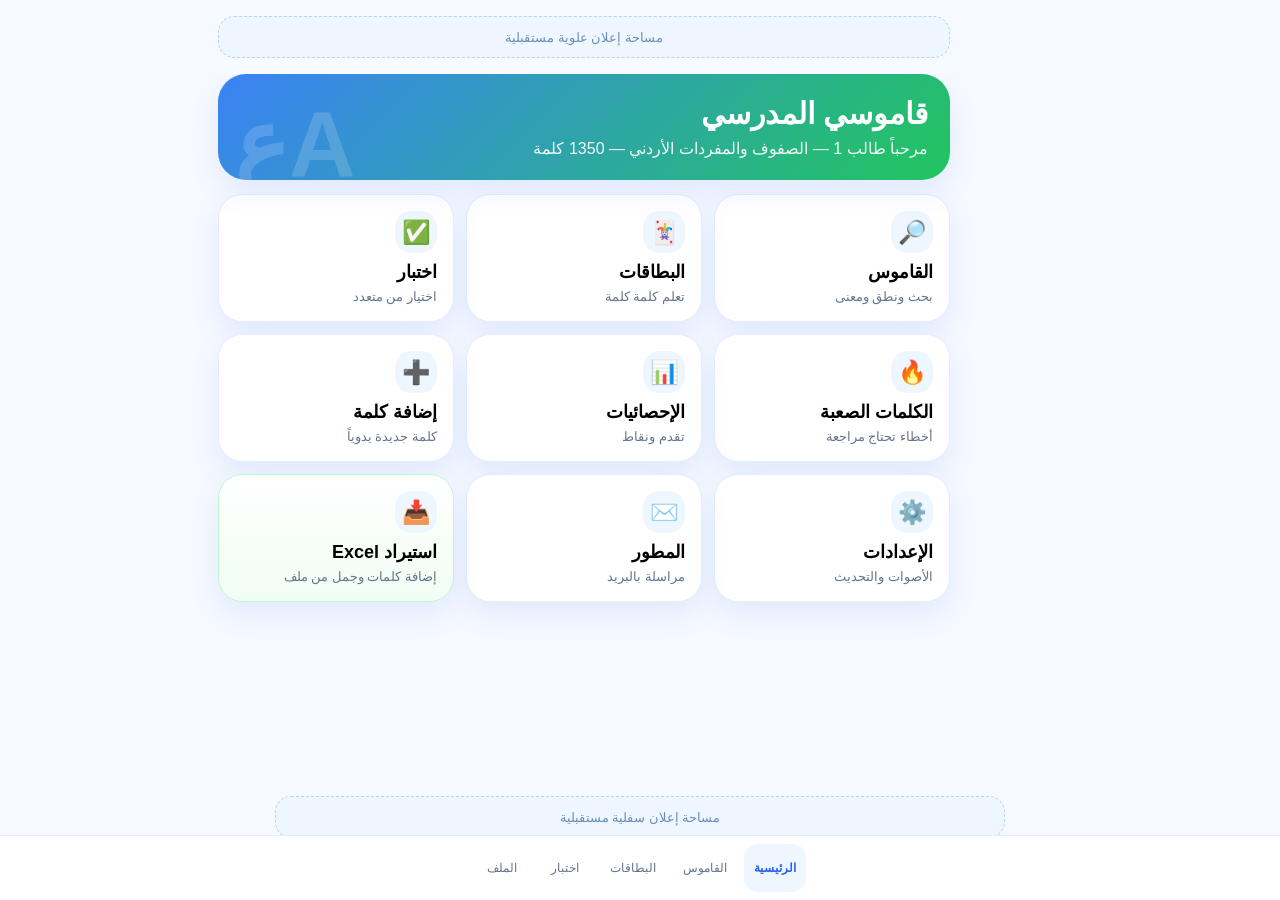
<file: index.html>
<!doctype html>
<html lang="ar" dir="rtl">
<head>
  <meta charset="utf-8" />
  <meta name="viewport" content="width=device-width, initial-scale=1, viewport-fit=cover" />
  <meta name="theme-color" content="#0ea5e9" />
  <meta name="apple-mobile-web-app-capable" content="yes" />
  <meta name="apple-mobile-web-app-status-bar-style" content="default" />
  <meta name="apple-mobile-web-app-title" content="Easy English AI" />
  <meta name="mobile-web-app-capable" content="yes" />
  <link rel="manifest" href="manifest.webmanifest?v=350" />
  <link rel="apple-touch-icon" href="icons/icon-192.svg" />
  <link rel="stylesheet" href="styles.css?v=18" />
  <link rel="stylesheet" href="excel-import.css?v=18" />
  <link rel="stylesheet" href="backup-tools.css?v=18" />
  <link rel="stylesheet" href="jordan-pwa.css?v=18" />
  <link rel="stylesheet" href="easy-english-v344.css?v=344" />
  <link rel="stylesheet" href="easy-english-v345-patch.css?v=350" />
  <title>Easy English AI</title>
  <script>
    try {
      document.title = 'Easy English AI';
      localStorage.setItem('easy_english_ai_prep_v344', '1');
    } catch (_) {}
  </script>
</head>
<body>
  <div id="app"></div>
  <script src="app.js?v=18"></script>
  <script src="v2-learning.js?v=18"></script>
  <script src="excel-import-v14.js?v=18"></script>
  <script src="backup-tools.js?v=18"></script>
  <script src="import-refresh.js?v=18"></script>
  <script src="ios-fixes.js?v=18"></script>
  <script src="sentence-display-v15.js?v=18"></script>
  <script src="jordan-pwa.js?v=350"></script>
  <script src="easy-english-v344.js?v=344"></script>
  <script src="easy-english-v345-patch.js?v=350"></script>
  <script>
    if ('serviceWorker' in navigator) {
      window.addEventListener('load', () => {
        navigator.serviceWorker.register('./sw.js?v=350', { scope: './' }).catch(() => {});
      }, { once: true });
    }
  </script>
</body>
</html>
</file>
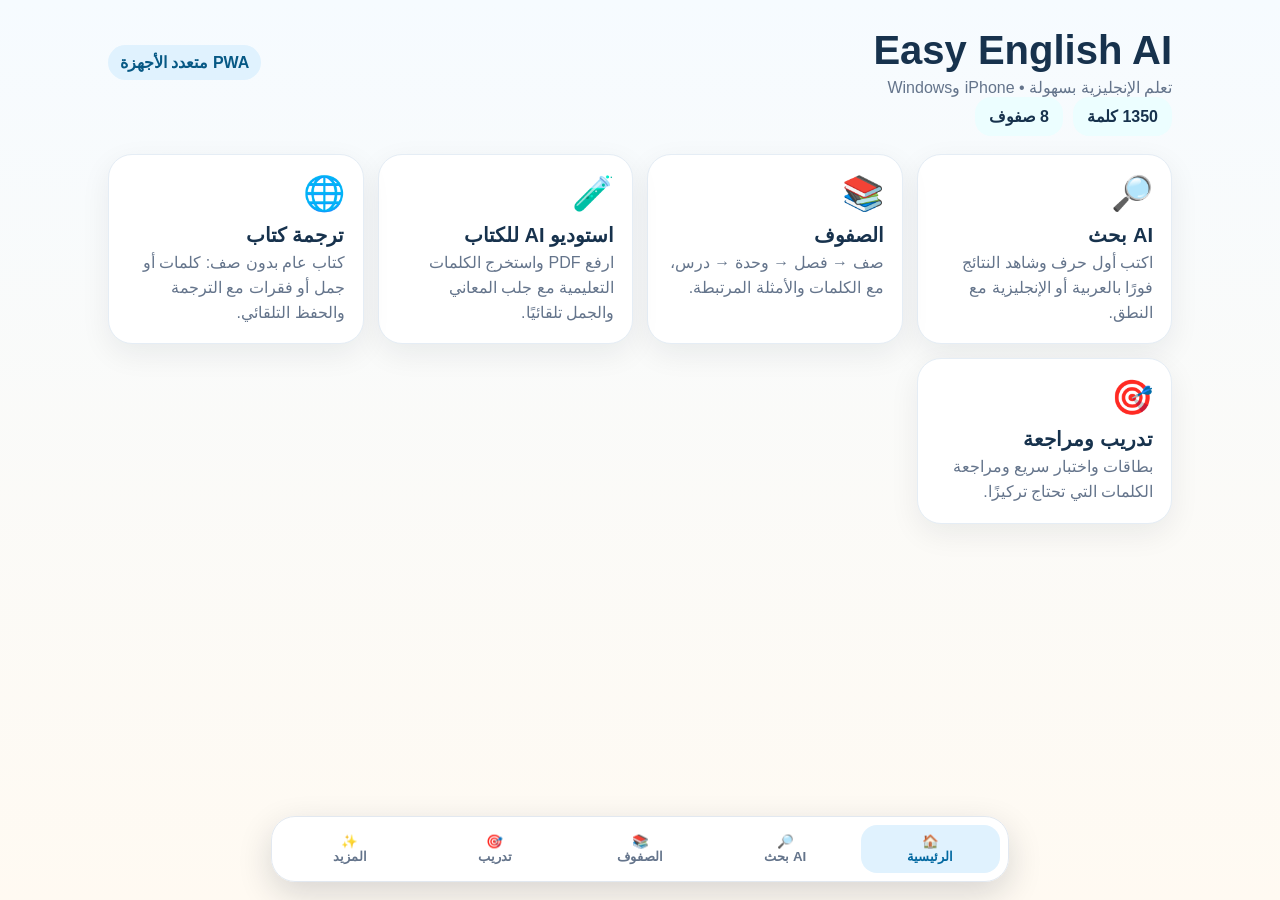
<file: jordan/index.html>
<!doctype html>
<html lang="ar" dir="rtl">
<head>
  <meta charset="utf-8" />
  <meta name="viewport" content="width=device-width, initial-scale=1, viewport-fit=cover" />
  <meta name="theme-color" content="#0ea5e9" />
  <meta name="apple-mobile-web-app-capable" content="yes" />
  <meta name="apple-mobile-web-app-status-bar-style" content="default" />
  <meta name="apple-mobile-web-app-title" content="Easy English AI" />
  <meta name="mobile-web-app-capable" content="yes" />
  <link rel="manifest" href="manifest.webmanifest?v=358" />
  <link rel="apple-touch-icon" href="icons/icon-192.svg" />
  <link rel="stylesheet" href="jordan-pwa.css?v=358" />
  <link rel="stylesheet" href="easy-english-v345-patch.css?v=358" />
  <title>Easy English AI</title>
</head>
<body>
  <div id="app"></div>

  <!-- v354: one application runtime with native iPhone-friendly PDF processing and book translation. -->
  <script src="jordan-pwa.js?v=358"></script>

  <script>
    if ('serviceWorker' in navigator) {
      window.addEventListener('load', async () => {
        try {
          const reg = await navigator.serviceWorker.register('./sw.js?v=358-camera-ocr-autosave-1', {
            scope: './',
            updateViaCache: 'none'
          });
          await reg.update();
          const target = reg.installing || reg.waiting || reg.active;
          if (target) target.postMessage('CLEAR_OLD_CACHES');
        } catch (_) {}
      }, { once: true });
    }
  </script>
</body>
</html>
</file>
<file: styles.css>
:root{--blue:#3b82f6;--blue2:#2563eb;--bg:#f7fbff;--card:#fff;--text:#172033;--muted:#65758b;--green:#16a34a;--red:#ef4444;--amber:#f59e0b;--line:#e5edf7;--shadow:0 12px 30px rgba(37,99,235,.10)}
*{box-sizing:border-box}body{margin:0;font-family:system-ui,-apple-system,"Segoe UI",Tahoma,Arial,sans-serif;background:linear-gradient(180deg,#eaf4ff 0,#f7fbff 38%,#fff 100%);color:var(--text);min-height:100vh}button,input,select{font:inherit}.wrap{max-width:760px;margin:auto;min-height:100vh;padding:env(safe-area-inset-top) 14px calc(80px + env(safe-area-inset-bottom))}.top{position:sticky;top:0;z-index:5;background:rgba(247,251,255,.88);backdrop-filter:blur(12px);padding:10px 0}.ad{height:42px;border:1px dashed #b8d3f5;background:#eef7ff;border-radius:16px;display:flex;align-items:center;justify-content:center;color:#6b8db9;font-size:13px;margin:6px 0}.hero{background:linear-gradient(135deg,#3b82f6,#22c55e);color:#fff;border-radius:28px;padding:22px;box-shadow:var(--shadow);position:relative;overflow:hidden}.hero:after{content:"Aع";position:absolute;left:16px;bottom:-18px;font-size:92px;font-weight:900;opacity:.16}.hero h1{margin:0;font-size:30px}.hero p{margin:8px 0 0;opacity:.92}.grid{display:grid;grid-template-columns:1fr 1fr;gap:12px;margin-top:14px}.tile,.card{background:var(--card);border:1px solid var(--line);border-radius:24px;padding:16px;box-shadow:var(--shadow)}.tile{min-height:105px;text-align:right}.tile b{display:block;font-size:18px;margin:8px 0 4px}.tile span,.muted{color:var(--muted);font-size:13px}.ico{width:42px;height:42px;border-radius:16px;background:#eef7ff;display:flex;align-items:center;justify-content:center;font-size:23px}.btn{border:0;border-radius:18px;padding:13px 16px;background:var(--blue);color:#fff;font-weight:800;box-shadow:0 8px 16px rgba(59,130,246,.18)}.btn.alt{background:#eef7ff;color:#2563eb;box-shadow:none}.btn.green{background:var(--green)}.btn.red{background:var(--red)}.btn.amber{background:var(--amber)}.row{display:flex;gap:10px;align-items:center}.space{justify-content:space-between}.list{display:flex;flex-direction:column;gap:10px;margin-top:12px}.word{font-size:34px;font-weight:900;text-align:center;direction:ltr}.meaning{font-size:25px;text-align:center;color:#0f766e;font-weight:800}.chip{background:#eef7ff;color:#2563eb;border-radius:999px;padding:7px 10px;font-size:12px;font-weight:800}.bar{height:10px;background:#e5edf7;border-radius:999px;overflow:hidden}.bar i{display:block;height:100%;background:linear-gradient(90deg,#3b82f6,#22c55e)}input,select{width:100%;border:1px solid var(--line);background:#fff;border-radius:16px;padding:13px;margin:7px 0;outline:none}.nav{position:fixed;bottom:0;left:0;right:0;background:rgba(255,255,255,.92);backdrop-filter:blur(14px);border-top:1px solid var(--line);padding:8px 10px calc(8px + env(safe-area-inset-bottom));display:flex;justify-content:center;gap:7px}.nav button{border:0;background:transparent;border-radius:14px;padding:8px 10px;color:#64748b;font-size:12px}.nav button.on{background:#eef7ff;color:#2563eb;font-weight:900}.qopt{width:100%;text-align:center;margin:8px 0;background:#fff;color:var(--text);border:1px solid var(--line);box-shadow:none}.qopt.good{background:#dcfce7;color:#166534}.qopt.bad{background:#fee2e2;color:#991b1b}.small{font-size:12px}.title{font-size:22px;margin:14px 0 8px}.back{border:0;background:#eef7ff;color:#2563eb;border-radius:14px;padding:9px 12px;font-weight:800}.empty{text-align:center;color:var(--muted);padding:24px}.footerAd{position:fixed;left:12px;right:12px;bottom:62px;max-width:730px;margin:auto}.toast{position:fixed;bottom:125px;left:20px;right:20px;max-width:440px;margin:auto;background:#172033;color:#fff;border-radius:18px;padding:13px;text-align:center;z-index:20}.ltr{direction:ltr}.hidden{display:none}
.v2-example{margin-top:14px;padding-top:14px;border-top:1px solid var(--line);text-align:center}.v2-label{display:inline-block;margin-bottom:8px;background:#fef3c7;color:#92400e;border-radius:999px;padding:6px 11px;font-size:12px;font-weight:900}.v2-sentence{font-size:22px;font-weight:900;margin:6px 0 10px;color:#172033}.v2-speak{width:100%;margin-bottom:10px}.v2-translation{font-size:18px;font-weight:800;color:#0f766e;background:#f0fdfa;border-radius:16px;padding:10px}.v2-resume-tile{border-color:#bfdbfe;background:linear-gradient(180deg,#ffffff,#eff6ff)}

/* v16 button ergonomics: >=48px touch targets, clear focus, restrained motion */
button{min-height:48px;touch-action:manipulation;-webkit-tap-highlight-color:transparent;cursor:pointer;transition:transform .12s ease,box-shadow .12s ease,background-color .12s ease;border-radius:16px}
.btn{min-height:52px;padding:14px 18px;font-size:16px;line-height:1.25}
.tile{min-height:112px;cursor:pointer;touch-action:manipulation}
.back{min-height:48px;padding:11px 15px}
.nav button{min-width:56px;min-height:48px;padding:8px 10px}
.qopt{min-height:52px;padding:14px 16px;font-size:16px}
button:active:not(:disabled),.tile:active{transform:scale(.985)}
button:disabled{opacity:.48;cursor:not-allowed;box-shadow:none}
button:focus-visible,.tile:focus-visible,input:focus-visible,select:focus-visible{outline:3px solid rgba(37,99,235,.35);outline-offset:2px}
.btn.red:focus-visible{outline-color:rgba(239,68,68,.35)}
@media(hover:hover){button:hover:not(:disabled),.tile:hover{filter:brightness(.985)}}
@media(min-width:650px){.grid{grid-template-columns:repeat(3,1fr)}}
</file>
<file: excel-import.css>
.excel-import-tile{border-color:#bbf7d0;background:linear-gradient(180deg,#ffffff,#f0fdf4)}
.excel-format{background:#f8fafc;border:1px solid var(--line);border-radius:18px;padding:12px;line-height:1.9;font-weight:800;margin:10px 0}
.excel-message{background:#dcfce7;color:#166534;border-radius:16px;padding:12px;margin-top:12px;font-weight:900;text-align:center}
.excel-preview-card h3{margin:0 0 10px}
.excel-preview-list{display:flex;flex-direction:column;gap:8px;margin:12px 0}
.excel-preview-row{display:grid;grid-template-columns:1fr 1fr auto;gap:8px;align-items:center;background:#f8fafc;border:1px solid var(--line);border-radius:14px;padding:10px}
.excel-preview-row small{color:var(--muted);font-weight:800}
.excel-preview-row b{font-size:15px}
</file>
<file: backup-tools.css>
.backup-card{margin-top:14px}.backup-card h3{margin:0 0 8px}.backup-card .btn{display:block;width:100%;margin-top:10px}.backup-summary{margin-top:12px;padding:10px 12px;border-radius:14px;background:#eff6ff;color:#475569;font-weight:700}.backup-warning{margin:12px 0 0;padding:10px 12px;border-radius:14px;background:#fff7ed;color:#9a3412;line-height:1.7;font-size:.92rem}.backup-danger{background:#ef4444!important;color:#fff!important}.backup-modal-overlay{position:fixed;inset:0;z-index:9999;background:rgba(15,23,42,.5);display:flex;align-items:flex-end;justify-content:center;padding:18px}.backup-modal{width:min(100%,520px);background:#fff;border-radius:24px;padding:20px;box-shadow:0 24px 70px rgba(15,23,42,.28);padding-bottom:calc(20px + env(safe-area-inset-bottom))}.backup-modal h3{margin:0 0 8px;color:#0f172a}.backup-modal p{margin:0 0 14px;color:#64748b;line-height:1.7}.backup-modal .btn{display:block;width:100%;margin-top:10px}@media(min-width:700px){.backup-modal-overlay{align-items:center}}
</file>
<file: jordan-pwa.css>
body.jordan-mode{margin:0;background:linear-gradient(180deg,#f6fbff,#fffaf2);font-family:-apple-system,BlinkMacSystemFont,"Segoe UI",Tahoma,Arial,sans-serif;color:#17324d}body.jordan-mode #app{min-height:100vh}.j-shell{max-width:1100px;margin:auto;padding:18px 18px 90px}.j-top{display:flex;justify-content:space-between;gap:12px;align-items:center;flex-wrap:wrap}.j-title{font-size:clamp(24px,5vw,40px);font-weight:900;margin:0}.j-sub{color:#64748b;margin:5px 0 0}.j-badge{background:#e0f2fe;color:#075985;padding:8px 12px;border-radius:999px;font-weight:800}.j-grid{display:grid;grid-template-columns:repeat(auto-fit,minmax(210px,1fr));gap:14px;margin-top:18px}.j-card,.j-panel{background:#fff;border:1px solid #e5edf5;border-radius:24px;box-shadow:0 10px 30px rgba(15,23,42,.07);padding:18px}.j-card{cursor:pointer;transition:.2s transform,.2s box-shadow}.j-card:hover{transform:translateY(-3px);box-shadow:0 14px 34px rgba(15,23,42,.11)}.j-card .ico{font-size:34px}.j-card h3{margin:10px 0 4px;font-size:20px}.j-card p{margin:0;color:#64748b;line-height:1.55}.j-nav{position:fixed;z-index:50;left:50%;transform:translateX(-50%);bottom:max(10px,env(safe-area-inset-bottom));width:min(720px,calc(100% - 20px));display:grid;grid-template-columns:repeat(5,1fr);gap:6px;background:rgba(255,255,255,.96);padding:8px;border:1px solid #e2e8f0;border-radius:24px;box-shadow:0 12px 34px rgba(15,23,42,.16);backdrop-filter:blur(14px)}.j-nav button{border:0;background:transparent;border-radius:16px;padding:9px 5px;font-weight:800;color:#64748b}.j-nav button.active{background:#e0f2fe;color:#0369a1}.j-toolbar{display:flex;gap:10px;flex-wrap:wrap;margin:14px 0}.j-input,.j-select,.j-textarea{box-sizing:border-box;width:100%;border:1px solid #cbd5e1;border-radius:16px;padding:13px 14px;background:#fff;font-size:16px}.j-textarea{min-height:84px;resize:vertical}.j-row{display:grid;grid-template-columns:repeat(auto-fit,minmax(160px,1fr));gap:10px}.j-btn{border:0;border-radius:16px;padding:12px 16px;font-weight:900;background:#0ea5e9;color:#fff;cursor:pointer}.j-btn.secondary{background:#eef2ff;color:#4338ca}.j-btn.green{background:#22c55e}.j-btn.warn{background:#f59e0b}.j-btn.light{background:#f1f5f9;color:#334155}.j-results{display:grid;gap:10px}.j-word{background:#fff;border:1px solid #e2e8f0;border-radius:18px;padding:14px;display:grid;grid-template-columns:auto 1fr auto;gap:12px;align-items:start}.j-check{width:22px;height:22px}.j-word-en{font-size:21px;font-weight:900;direction:ltr;text-align:left}.j-word-ar{font-weight:800;color:#0f766e}.j-meta{font-size:12px;color:#64748b;margin-top:5px}.j-example{direction:ltr;text-align:left;margin-top:8px;line-height:1.5}.j-empty{text-align:center;padding:50px 16px;color:#64748b}.j-stats{display:flex;gap:10px;flex-wrap:wrap}.j-stat{padding:10px 14px;background:#ecfeff;border-radius:16px;font-weight:900}.j-modal{position:fixed;z-index:80;inset:0;background:rgba(15,23,42,.48);display:flex;align-items:center;justify-content:center;padding:16px}.j-dialog{width:min(650px,100%);max-height:88vh;overflow:auto;background:#fff;border-radius:24px;padding:18px}.j-dialog h3{margin-top:0}.j-progress{height:8px;background:#e2e8f0;border-radius:999px;overflow:hidden}.j-progress>div{height:100%;background:#22c55e}.j-note{background:#fff7ed;border:1px solid #fed7aa;color:#9a3412;border-radius:16px;padding:12px;line-height:1.5}@media(min-width:900px){.j-shell{padding-top:28px}.j-nav{bottom:18px}}
</file>
<file: easy-english-v344.css>
.ee-prep{position:fixed;inset:0;z-index:99999;background:#fff;display:flex;align-items:center;justify-content:center;padding:24px}.ee-prep-card{width:min(420px,100%);text-align:center}.ee-logo{width:82px;height:82px;border-radius:24px;margin:0 auto 14px;display:grid;place-items:center;font-size:44px;font-weight:900;background:linear-gradient(135deg,#2563eb,#22c55e);color:#fff}.ee-progress{height:12px;background:#e5e7eb;border-radius:999px;overflow:hidden;margin:16px 0 8px}.ee-progress i{display:block;width:8%;height:100%;background:linear-gradient(90deg,#2563eb,#22c55e);transition:width .2s ease}.ee-card-wrap{display:flex;flex-direction:column;gap:10px}.ee-count{text-align:center;font-weight:900}.ee-flash{background:#fff;border:1px solid #e5e7eb;border-radius:24px;padding:16px;box-shadow:0 10px 30px rgba(15,23,42,.06);max-height:58vh;overflow:auto}.ee-word-line{display:flex;align-items:center;justify-content:center;gap:6px}.ee-word-line h2{font-size:38px;line-height:1.1;margin:8px 0;direction:ltr;text-align:center;word-break:break-word}.ee-icon{border:0;background:#eef2ff;border-radius:12px;padding:9px 11px;font-size:18px}.ee-meaning{background:#dbeafe;padding:12px;border-radius:16px;text-align:center;font-size:24px;font-weight:900;line-height:1.4}.ee-example{margin-top:10px;background:#f3e8ff;padding:12px;border-radius:16px}.ee-en{direction:ltr;text-align:left;font-weight:800;line-height:1.5}.ee-ar{margin-top:8px;border-top:1px solid #ddd;padding-top:8px;line-height:1.6}.ee-navrow{display:grid;grid-template-columns:1fr 1fr;gap:8px}.ee-full{width:100%;margin-top:12px}.ee-candidates-title{font-weight:900;margin:10px 0}.ee-candidate{display:grid;grid-template-columns:auto 1fr auto;gap:10px;align-items:start;background:#fff;border:1px solid #e5e7eb;border-radius:18px;padding:12px;margin-bottom:10px}.ee-candidate input{margin-top:6px}.ee-candidate b{font-size:20px}.ee-candidate small{display:block;color:#64748b;margin-top:6px}@media(max-width:430px){.ee-word-line h2{font-size:32px}.ee-meaning{font-size:21px}.ee-flash{max-height:54vh}.ee-navrow .j-btn{padding-inline:8px;font-size:14px}}
</file>
<file: easy-english-v345-patch.css>
body.ee-polished{background:#f6f9ff;color:#152238;-webkit-font-smoothing:antialiased;text-rendering:optimizeLegibility}.ee-polished .j-shell{max-width:1180px;margin:0 auto;padding-inline:14px;padding-bottom:calc(94px + env(safe-area-inset-bottom))}.ee-polished .j-top{margin-bottom:12px}.ee-polished .j-title{font-size:clamp(24px,4vw,32px);font-weight:900;letter-spacing:-.3px;line-height:1.2}.ee-polished .j-sub{color:#667085;line-height:1.55}.ee-polished .j-grid{gap:12px}.ee-polished .j-card,.ee-polished .j-panel,.ee-polished .j-word,.ee-polished .ee-candidate{border:1px solid #e4ebf5!important;border-radius:20px!important;background:#fff!important;box-shadow:0 8px 24px rgba(30,64,175,.055)!important}.ee-polished .j-card{padding:16px!important;transition:transform .14s ease,box-shadow .14s ease,border-color .14s ease}.ee-polished .j-btn{min-height:44px;border-radius:14px;padding:10px 14px;font-weight:800;touch-action:manipulation}.ee-polished .j-input,.ee-polished .j-select{min-height:46px;border-radius:14px!important;font-size:16px}.ee-polished .j-nav{backdrop-filter:blur(18px);-webkit-backdrop-filter:blur(18px);border:1px solid rgba(219,228,241,.9)!important;box-shadow:0 10px 30px rgba(15,23,42,.12)!important}.ee-polished .j-nav button{transition:background .14s ease,transform .14s ease;touch-action:manipulation}.ee-polished button:focus-visible,.ee-polished input:focus-visible,.ee-polished textarea:focus-visible,.ee-polished select:focus-visible{outline:3px solid rgba(37,99,235,.22);outline-offset:2px}.ee-suggest-sentence{width:100%;margin-top:8px}.ee-candidate textarea{direction:ltr;text-align:left;line-height:1.55;min-height:74px;resize:vertical}.ee-candidate textarea:nth-of-type(2){direction:rtl;text-align:right}.ee-candidate small{line-height:1.5}.ee-flash{max-height:none!important;overflow:visible!important}.ee-word-line h2{font-size:clamp(32px,8vw,42px)!important;overflow-wrap:anywhere}.ee-meaning{font-size:clamp(20px,5vw,26px)!important;overflow-wrap:anywhere}.ee-example{line-height:1.55}.ee-en{direction:ltr;text-align:left;unicode-bidi:plaintext;overflow-wrap:anywhere}.ee-ar{direction:rtl;text-align:right;overflow-wrap:anywhere}.j-progress{overflow:hidden;border-radius:999px}.j-progress>div{transition:width .2s ease}.ee-polished *{scrollbar-width:thin;scrollbar-color:#cbd5e1 transparent}@media(hover:hover) and (pointer:fine){.ee-polished .j-card:hover{transform:translateY(-2px);box-shadow:0 12px 30px rgba(30,64,175,.09)!important;border-color:#d6e2f5!important}.ee-polished .j-nav button:hover{transform:translateY(-1px)}}@media(max-width:520px){.ee-polished .j-shell{padding-inline:10px;padding-bottom:calc(88px + env(safe-area-inset-bottom))}.ee-polished .j-card{padding:14px!important}.ee-polished .j-panel{padding:14px!important}.ee-polished .j-nav{padding-bottom:max(8px,env(safe-area-inset-bottom))!important}.ee-navrow{gap:6px}.ee-navrow .j-btn{font-size:14px;padding-inline:8px}.ee-candidate{grid-template-columns:auto minmax(0,1fr)!important;gap:8px!important}.ee-candidate>.j-btn,.ee-candidate>.ee-suggest-sentence{grid-column:1/-1}.ee-word-line{gap:3px}.ee-icon{padding:8px 10px}.ee-polished .j-title{font-size:25px}}@media(min-width:900px){body.ee-polished.jordan-mode{padding-right:112px}.ee-polished .j-nav{position:fixed!important;right:18px!important;left:auto!important;bottom:50%!important;transform:translateY(50%)!important;width:78px!important;display:flex!important;flex-direction:column!important;gap:6px!important;padding:10px 8px!important;border-radius:24px!important}.ee-polished .j-nav button{width:60px!important;min-height:58px!important;border-radius:16px!important}.ee-polished .j-shell{padding-bottom:34px!important}.ee-polished .j-panel,.ee-polished .j-results{max-width:1080px;margin-left:auto;margin-right:auto}.ee-polished .j-grid{grid-template-columns:repeat(2,minmax(0,1fr))}.ee-candidate{grid-template-columns:auto minmax(0,1fr) auto}.ee-candidate textarea{min-height:86px}.ee-card-wrap{max-width:760px;margin:0 auto}}@media(min-width:1280px){.ee-polished .j-grid{grid-template-columns:repeat(3,minmax(0,1fr))}}@media(prefers-reduced-motion:reduce){.ee-polished *{scroll-behavior:auto!important;transition:none!important;animation:none!important}}
</file>
<file: jordan/jordan-pwa.css>
body.jordan-mode{margin:0;background:linear-gradient(180deg,#f6fbff,#fffaf2);font-family:-apple-system,BlinkMacSystemFont,"Segoe UI",Tahoma,Arial,sans-serif;color:#17324d}body.jordan-mode #app{min-height:100vh;overflow-x:hidden}.j-shell{max-width:1100px;margin:auto;padding:18px 18px 90px;box-sizing:border-box;width:100%}.j-top{display:flex;justify-content:space-between;gap:12px;align-items:center;flex-wrap:wrap}.j-title{font-size:clamp(24px,5vw,40px);font-weight:900;margin:0}.j-sub{color:#64748b;margin:5px 0 0}.j-badge{background:#e0f2fe;color:#075985;padding:8px 12px;border-radius:999px;font-weight:800}.j-grid{display:grid;grid-template-columns:repeat(auto-fit,minmax(210px,1fr));gap:14px;margin-top:18px}.j-card,.j-panel{background:#fff;border:1px solid #e5edf5;border-radius:24px;box-shadow:0 10px 30px rgba(15,23,42,.07);padding:18px;box-sizing:border-box;min-width:0}.j-card{cursor:pointer;transition:.2s transform,.2s box-shadow}.j-card:hover{transform:translateY(-3px);box-shadow:0 14px 34px rgba(15,23,42,.11)}.j-card .ico{font-size:34px}.j-card h3{margin:10px 0 4px;font-size:20px}.j-card p{margin:0;color:#64748b;line-height:1.55}.j-nav{position:fixed;z-index:50;left:50%;transform:translateX(-50%);bottom:max(10px,env(safe-area-inset-bottom));width:min(720px,calc(100% - 20px));display:grid;grid-template-columns:repeat(5,1fr);gap:6px;background:rgba(255,255,255,.96);padding:8px;border:1px solid #e2e8f0;border-radius:24px;box-shadow:0 12px 34px rgba(15,23,42,.16);backdrop-filter:blur(14px)}.j-nav button{border:0;background:transparent;border-radius:16px;padding:9px 5px;font-weight:800;color:#64748b}.j-nav button.active{background:#e0f2fe;color:#0369a1}.j-toolbar{display:flex;gap:10px;flex-wrap:wrap;margin:14px 0}.j-input,.j-select,.j-textarea{box-sizing:border-box;width:100%;border:1px solid #cbd5e1;border-radius:16px;padding:13px 14px;background:#fff;font-size:16px;min-width:0}.j-textarea{min-height:84px;resize:vertical}.j-row{display:grid;grid-template-columns:repeat(auto-fit,minmax(160px,1fr));gap:10px}.j-btn{border:0;border-radius:16px;padding:12px 16px;font-weight:900;background:#0ea5e9;color:#fff;cursor:pointer}.j-btn.secondary{background:#eef2ff;color:#4338ca}.j-btn.green{background:#22c55e}.j-btn.warn{background:#f59e0b}.j-btn.light{background:#f1f5f9;color:#334155}.j-results{display:grid;gap:10px;min-width:0}.j-word{background:#fff;border:1px solid #e2e8f0;border-radius:18px;padding:14px;display:grid;grid-template-columns:auto minmax(0,1fr) auto;gap:12px;align-items:start;min-width:0;max-width:100%;box-sizing:border-box;overflow:hidden}.j-word>div{min-width:0;max-width:100%}.j-check{width:22px;height:22px}.j-word-en{font-size:21px;font-weight:900;direction:ltr;text-align:left;unicode-bidi:plaintext;overflow-wrap:anywhere;word-break:normal;white-space:normal;max-width:100%}.j-word-ar{font-weight:800;color:#0f766e;direction:rtl;text-align:right;overflow-wrap:anywhere;word-break:normal;white-space:normal;max-width:100%;line-height:1.65}.j-meta{font-size:12px;color:#64748b;margin-top:5px}.j-example{direction:ltr;text-align:left;unicode-bidi:plaintext;margin-top:8px;line-height:1.6;overflow-wrap:anywhere;word-break:normal;white-space:normal;max-width:100%}.j-empty{text-align:center;padding:50px 16px;color:#64748b}.j-stats{display:flex;gap:10px;flex-wrap:wrap}.j-stat{padding:10px 14px;background:#ecfeff;border-radius:16px;font-weight:900}.j-modal{position:fixed;z-index:80;inset:0;background:rgba(15,23,42,.48);display:flex;align-items:center;justify-content:center;padding:16px}.j-dialog{width:min(650px,100%);max-height:88vh;overflow:auto;background:#fff;border-radius:24px;padding:18px}.j-dialog h3{margin-top:0}.j-progress{height:8px;background:#e2e8f0;border-radius:999px;overflow:hidden}.j-progress>div{height:100%;background:#22c55e}.j-note{background:#fff7ed;border:1px solid #fed7aa;color:#9a3412;border-radius:16px;padding:12px;line-height:1.5}.bt-pager{display:flex;justify-content:center;align-items:center;gap:10px;flex-wrap:wrap;margin:14px 0}.bt-pager .j-btn{min-width:92px}.bt-page-info{font-weight:900;color:#475569}.bt-retry{margin-top:10px}@media(max-width:640px){.j-shell{padding:14px 10px 90px}.j-card,.j-panel{padding:14px;border-radius:20px}.j-word{grid-template-columns:38px minmax(0,1fr);gap:8px;padding:12px}.j-word>span:empty{display:none}.j-word .j-btn.light{padding:9px 10px}.j-word-en{font-size:18px}.j-example{font-size:16px}.j-word-ar{font-size:16px}.j-grid{grid-template-columns:1fr}.j-toolbar>.j-input{flex:1 1 100%}}@media(min-width:900px){.j-shell{padding-top:28px}.j-nav{bottom:18px}}
.bt-result-card{min-width:0}.bt-text-col{min-width:0;max-width:100%;overflow:hidden}.bt-english-block{direction:ltr;text-align:left;unicode-bidi:plaintext;overflow-wrap:anywhere;word-break:normal;white-space:normal;max-width:100%}.bt-arabic-block{direction:rtl;text-align:right;overflow-wrap:anywhere;white-space:normal}.bt-speech-chunk{border-radius:6px;padding:1px 2px;transition:background .15s,box-shadow .15s}.bt-speech-chunk.bt-speaking{background:#fef08a;box-shadow:0 0 0 2px #fde047;color:#713f12}.bt-library-wrap{margin-top:16px;border:1px solid #dbeafe;border-radius:18px;padding:12px;background:#f8fbff}.bt-library-wrap summary{cursor:pointer}.bt-book-row{display:flex;align-items:center;justify-content:space-between;gap:12px;border-top:1px solid #e2e8f0;padding:10px 2px}.bt-book-row:first-child{border-top:0}.bt-book-row .j-toolbar{margin:0;flex-wrap:nowrap}@media(max-width:600px){.bt-book-row{align-items:flex-start;flex-direction:column}.bt-book-row .j-toolbar{width:100%}.bt-book-row .j-btn{flex:1}.j-word.bt-result-card{grid-template-columns:auto minmax(0,1fr);}.j-word.bt-result-card>span:last-child{display:none}}
</file>
<file: jordan/easy-english-v345-patch.css>
body.ee-polished{background:#f6f9ff;color:#152238;-webkit-font-smoothing:antialiased;text-rendering:optimizeLegibility}.ee-polished .j-shell{max-width:1180px;margin:0 auto;padding-inline:14px;padding-bottom:calc(94px + env(safe-area-inset-bottom))}.ee-polished .j-top{margin-bottom:12px}.ee-polished .j-title{font-size:clamp(24px,4vw,32px);font-weight:900;letter-spacing:-.3px;line-height:1.2}.ee-polished .j-sub{color:#667085;line-height:1.55}.ee-polished .j-grid{gap:12px}.ee-polished .j-card,.ee-polished .j-panel,.ee-polished .j-word,.ee-polished .ee-candidate{border:1px solid #e4ebf5!important;border-radius:20px!important;background:#fff!important;box-shadow:0 8px 24px rgba(30,64,175,.055)!important}.ee-polished .j-card{padding:16px!important;transition:transform .14s ease,box-shadow .14s ease,border-color .14s ease}.ee-polished .j-btn{min-height:44px;border-radius:14px;padding:10px 14px;font-weight:800;touch-action:manipulation}.ee-polished .j-input,.ee-polished .j-select{min-height:46px;border-radius:14px!important;font-size:16px}.ee-polished .j-nav{backdrop-filter:blur(18px);-webkit-backdrop-filter:blur(18px);border:1px solid rgba(219,228,241,.9)!important;box-shadow:0 10px 30px rgba(15,23,42,.12)!important}.ee-polished .j-nav button{transition:background .14s ease,transform .14s ease;touch-action:manipulation}.ee-polished button:focus-visible,.ee-polished input:focus-visible,.ee-polished textarea:focus-visible,.ee-polished select:focus-visible{outline:3px solid rgba(37,99,235,.22);outline-offset:2px}.ee-suggest-sentence{width:100%;margin-top:8px}.ee-candidate textarea{direction:ltr;text-align:left;line-height:1.55;min-height:74px;resize:vertical}.ee-candidate textarea:nth-of-type(2){direction:rtl;text-align:right}.ee-candidate small{line-height:1.5}.ee-flash{max-height:none!important;overflow:visible!important}.ee-word-line h2{font-size:clamp(32px,8vw,42px)!important;overflow-wrap:anywhere}.ee-meaning{font-size:clamp(20px,5vw,26px)!important;overflow-wrap:anywhere}.ee-example{line-height:1.55}.ee-en{direction:ltr;text-align:left;unicode-bidi:plaintext;overflow-wrap:anywhere}.ee-ar{direction:rtl;text-align:right;overflow-wrap:anywhere}.j-progress{overflow:hidden;border-radius:999px}.j-progress>div{transition:width .2s ease}.ee-polished *{scrollbar-width:thin;scrollbar-color:#cbd5e1 transparent}@media(hover:hover) and (pointer:fine){.ee-polished .j-card:hover{transform:translateY(-2px);box-shadow:0 12px 30px rgba(30,64,175,.09)!important;border-color:#d6e2f5!important}.ee-polished .j-nav button:hover{transform:translateY(-1px)}}@media(max-width:520px){.ee-polished .j-shell{padding-inline:10px;padding-bottom:calc(88px + env(safe-area-inset-bottom))}.ee-polished .j-card{padding:14px!important}.ee-polished .j-panel{padding:14px!important}.ee-polished .j-nav{padding-bottom:max(8px,env(safe-area-inset-bottom))!important}.ee-navrow{gap:6px}.ee-navrow .j-btn{font-size:14px;padding-inline:8px}.ee-candidate{grid-template-columns:auto minmax(0,1fr)!important;gap:8px!important}.ee-candidate>.j-btn,.ee-candidate>.ee-suggest-sentence{grid-column:1/-1}.ee-word-line{gap:3px}.ee-icon{padding:8px 10px}.ee-polished .j-title{font-size:25px}}@media(min-width:900px){body.ee-polished.jordan-mode{padding-right:112px}.ee-polished .j-nav{position:fixed!important;right:18px!important;left:auto!important;bottom:50%!important;transform:translateY(50%)!important;width:78px!important;display:flex!important;flex-direction:column!important;gap:6px!important;padding:10px 8px!important;border-radius:24px!important}.ee-polished .j-nav button{width:60px!important;min-height:58px!important;border-radius:16px!important}.ee-polished .j-shell{padding-bottom:34px!important}.ee-polished .j-panel,.ee-polished .j-results{max-width:1080px;margin-left:auto;margin-right:auto}.ee-polished .j-grid{grid-template-columns:repeat(2,minmax(0,1fr))}.ee-candidate{grid-template-columns:auto minmax(0,1fr) auto}.ee-candidate textarea{min-height:86px}.ee-card-wrap{max-width:760px;margin:0 auto}}@media(min-width:1280px){.ee-polished .j-grid{grid-template-columns:repeat(3,minmax(0,1fr))}}@media(prefers-reduced-motion:reduce){.ee-polished *{scroll-behavior:auto!important;transition:none!important;animation:none!important}}
</file>
